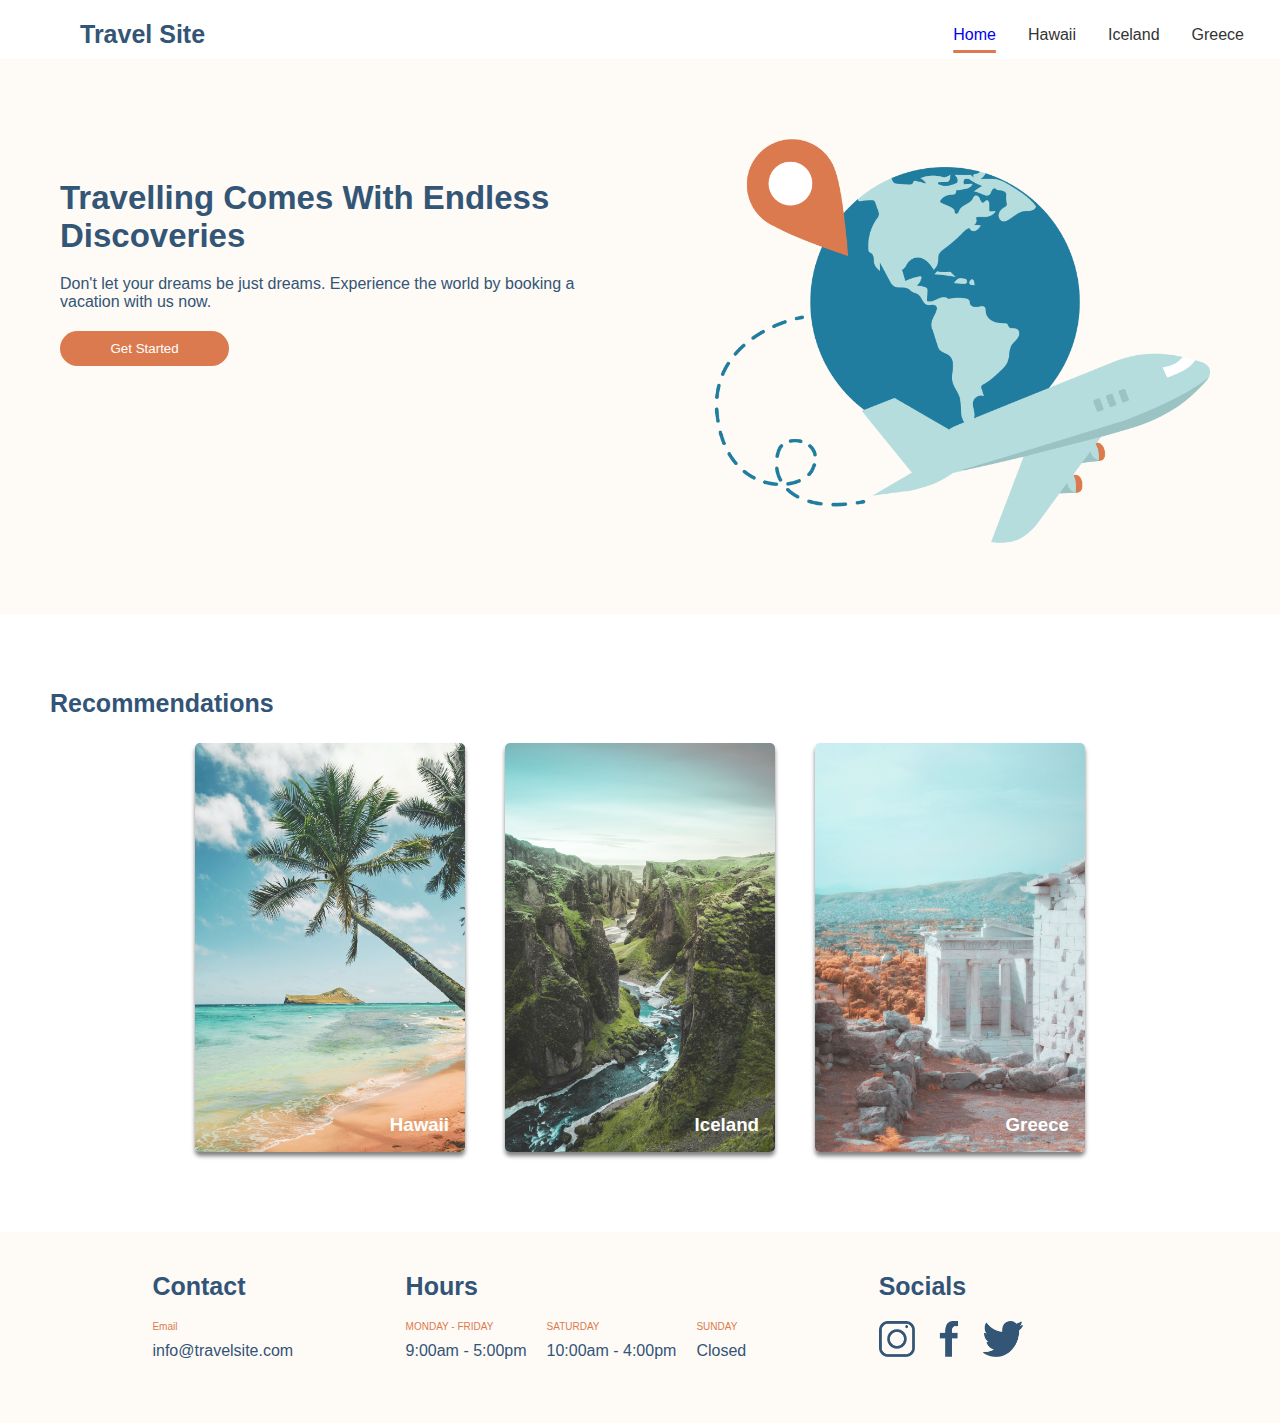
<file: index.html>
<!DOCTYPE html>
<html lang="en">

<head>
  <meta charset="UTF-8">
  <meta http-equiv="X-UA-Compatible" content="IE=edge">
  <meta name="viewport" content="width=device-width, initial-scale=1.0">
  <title>Travel Site</title>
  <link rel="stylesheet" href="./css/main.css">
  <link rel="stylesheet" href="./css/global.css">
</head>

<body>

  <!-- Header Section -->

  <header class="header">
    <div class="logo">
      <a href="index.html">Travel Site</a>
    </div>
    <nav class="nav">
      <ul class="nav__list">
        </li>
        <li class="nav__item">
          <a href="./index.html" class="nav__item--active" class="nav__link">Home</a>
        </li>
        <li class="nav__item">
          <a href="./pages/hawaii.html" class="nav__link">Hawaii</a>
        </li>
        <li class="nav__item">
          <a href="./pages/iceland.html" class="nav__link">Iceland</a>
        </li>
        <li class="nav__item">
          <a href="./pages/greece.html" class="nav__link">Greece</a>
        </li>

      </ul>
    </nav>
  </header>

  <!-- Hero Section -->

  <section class="hero">
    <div class="hero__card">
      <h1 class="hero__title"> Travelling Comes With Endless Discoveries</h1>
      <p class="hero__subtitle">Don't let your dreams be just dreams. Experience the world by booking a
        vacation with us now.</p>
        <a href="./pages/getStarted.html"><button class="hero__button">Get Started</button></a>
    </div>
    <img src="./assests/images/hero.png" alt="" class="hero__image">
  </section>

  <!-- Main Section -->

  <main class="main">
    <h2 class="recommendations__title">Recommendations</h2>
    <section class="recommendations">
      <div class="card">
        <a href="./pages/hawaii.html" class="card__link">
          <img src="./assests/images/hawaii.jpg" alt="Hawaii" class="card__image">
          <div class="card__content">
            <h3 class="card__title">Hawaii</h3>
          </div>
        </a>
      </div>
      <div class="card">
        <a href="./pages/iceland.html" class="card__link">
          <img src="./assests/images/iceland.jpg" alt="Iceland" class="card__image">
          <div class="card__content">
            <h3 class="card__title">Iceland</h3>
          </div>
        </a>
      </div>
      <div class="card">
        <a href="./pages/greece.html" class="card__link">
          <img src="./assests/images/greece.jpg" alt="Greece" class="card__image">
          <div class="card__content">
            <h3 class="card__title">Greece</h3>
          </div>
        </a>
      </div>
    </section>
  </main>

  <!-- Footer Section -->

  <footer class="footer">
    <div class="footer__section">
      <h3 class="footer__title">Contact</h3>
      <p class="footer__text">Email</p>
      <p class="footer__details">info@travelsite.com</p>
    </div class>
    <div class="footer__section">
      <h3 class="footer__title">Hours</h3>
      <div class="footer__hours">
        <div class="footer__day">
          <p class="footer__text">MONDAY - FRIDAY</p>
          <p class="footer__details">9:00am - 5:00pm</p>
        </div>
        <div class="footer__day">
          <p class="footer__text">SATURDAY</p>
          <p class="footer__details">10:00am - 4:00pm</p>
        </div>
        <div class="footer__day">
          <p class="footer__text">SUNDAY</p>
          <p class="footer__details">Closed</p>
        </div>
      </div>
    </div>
    <div class="footer__section">
      <h3 class="footer__title">Socials</h3>
      <div class="footer__socials">
        <a href="https://www.instagram.com"><img src="./assests/logos/icon-instagram.png" alt="Instagram"></a>
        <a href="https://www.facebook.com"><img src="./assests/logos/icon-facebook.png" alt="Facebook"></a>
        <a href="https://www.twitter.com"><img src="./assests/logos/icon-twitter.png" alt="Twitter"></a>
      </div>
    </div>
  </footer>

</body>

</html>
</file>
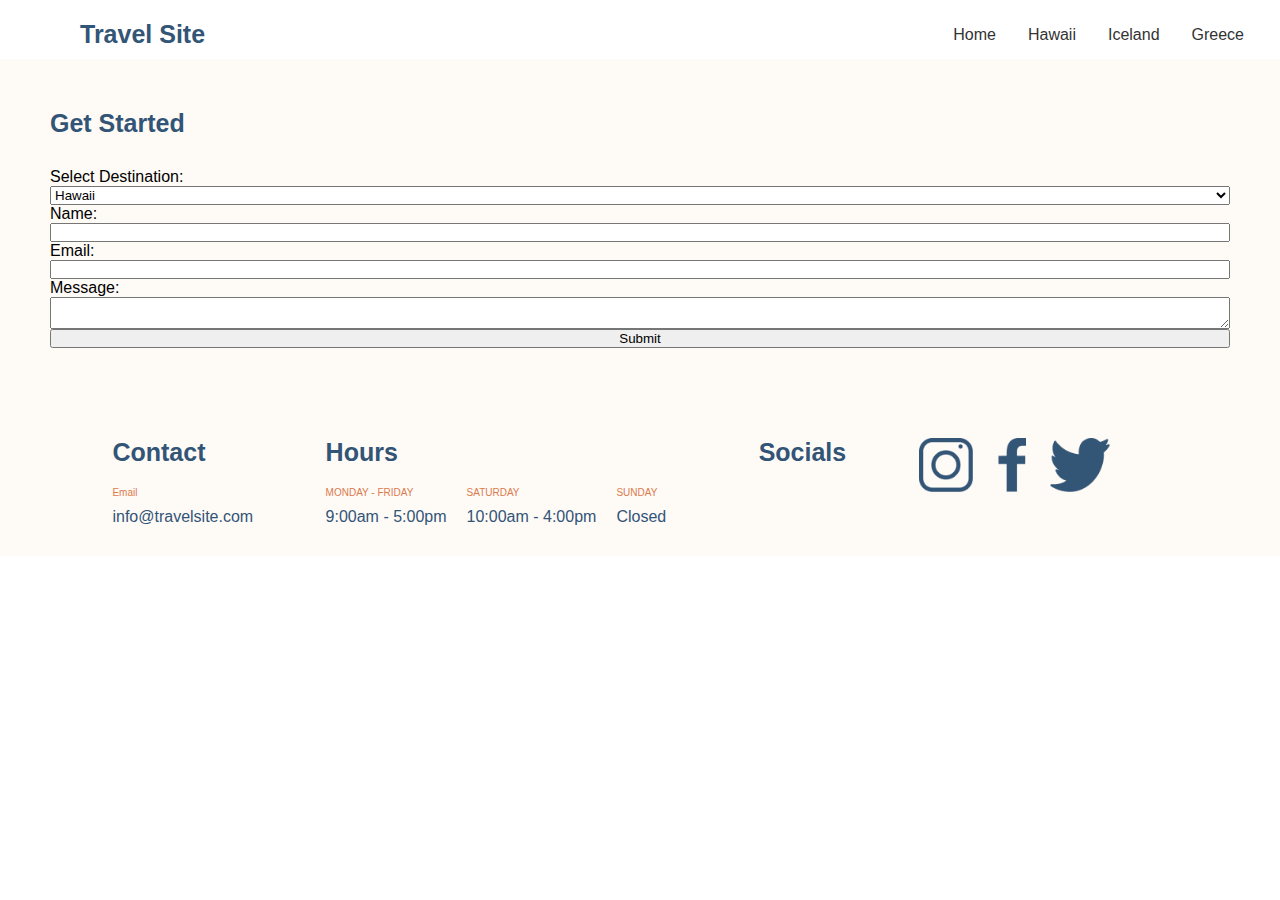
<file: pages/getStarted.html>
<!DOCTYPE html>
<html lang="en">

<head>
  <meta charset="UTF-8">
  <meta http-equiv="X-UA-Compatible" content="IE=edge">
  <meta name="viewport" content="width=device-width, initial-scale=1.0">
  <title>Travel Site</title>
  <link rel="stylesheet" href="../css/main.css">
  <link rel="stylesheet" href="../css/global.css">
  <link rel="stylesheet" href="../css/getStarted.css">
</head>

<body>
    <!-- Header Section -->

    <header class="header">
        <div class="logo">
            <a href="../index.html">Travel Site</a>
        </div>
        <nav class="nav">
            <ul class="nav__list">
                </li>
                <li class="nav__item">
                    <a href="../index.html" class="nav__link">Home</a>
                </li>
                <li class="nav__item">
                    <a href="../pages/hawaii.html" class="nav__link">Hawaii</a>
                </li>
                <li class="nav__item">
                    <a href="../pages/iceland.html" class="nav__link">Iceland</a>
                </li>
                <li class="nav__item">
                    <a href="../pages/greece.html" class="nav__link">Greece</a>
                </li>
            </ul>
        </nav>
    </header>

    <!-- Form Section -->

    <section class="form">
        <h2 class="form__title">Get Started</h2>
        <form class="form__container">
            <label for="destination">Select Destination:</label>
            <select id="destination" name="destination">
                <option value="hawaii">Hawaii</option>
                <option value="iceland">Iceland</option>
                <option value="greece">Greece</option>
            </select>
            <label for="name">Name:</label>
            <input type="text" id="name" name="name">
            <label for="email">Email:</label>
            <input type="email" id="email" name="email">
            <label for="message">Message:</label>
            <textarea id="message" name="message"></textarea>
            <input type="submit" value="Submit">
        </form>
    </section>

    <!-- Footer Section -->

    <footer class="footer">
        <div class="footer__section">
            <h3 class="footer__title">Contact</h3>
            <p class="footer__text">Email</p>
            <p class="footer__details">info@travelsite.com</p>
        </div>
        <div class="footer__section">
            <h3 class="footer__title">Hours</h3>
            <div class="footer__hours">
                <div class="footer__day">
                    <p class="footer__text">MONDAY - FRIDAY</p>
                    <p class="footer__details">9:00am - 5:00pm</p>
                </div>
                <div class="footer__day">
                    <p class="footer__text">SATURDAY</p>
                    <p class="footer__details">10:00am - 4:00pm</p>
                </div>
                <div class="footer__day">
                    <p class="footer__text">SUNDAY</p>
                    <p class="footer__details">Closed</p>
                </div>
            </div>
        </div>
        <div class="footer__section">
            <h3 class="footer__title">Socials</h3>
        </div>
        <div class="footer__socials">
            <a href="https://www.instagram.com"><img src="../assests/logos/icon-instagram.png" alt="Instagram"></a>
            <a href="https://www.facebook.com"><img src="../assests/logos/icon-facebook.png" alt="Facebook"></a>
            <a href="https://www.twitter.com"><img src="../assests/logos/icon-twitter.png" alt="Twitter"></a>
        </div>
    </footer>
</body>

</html>
</file>
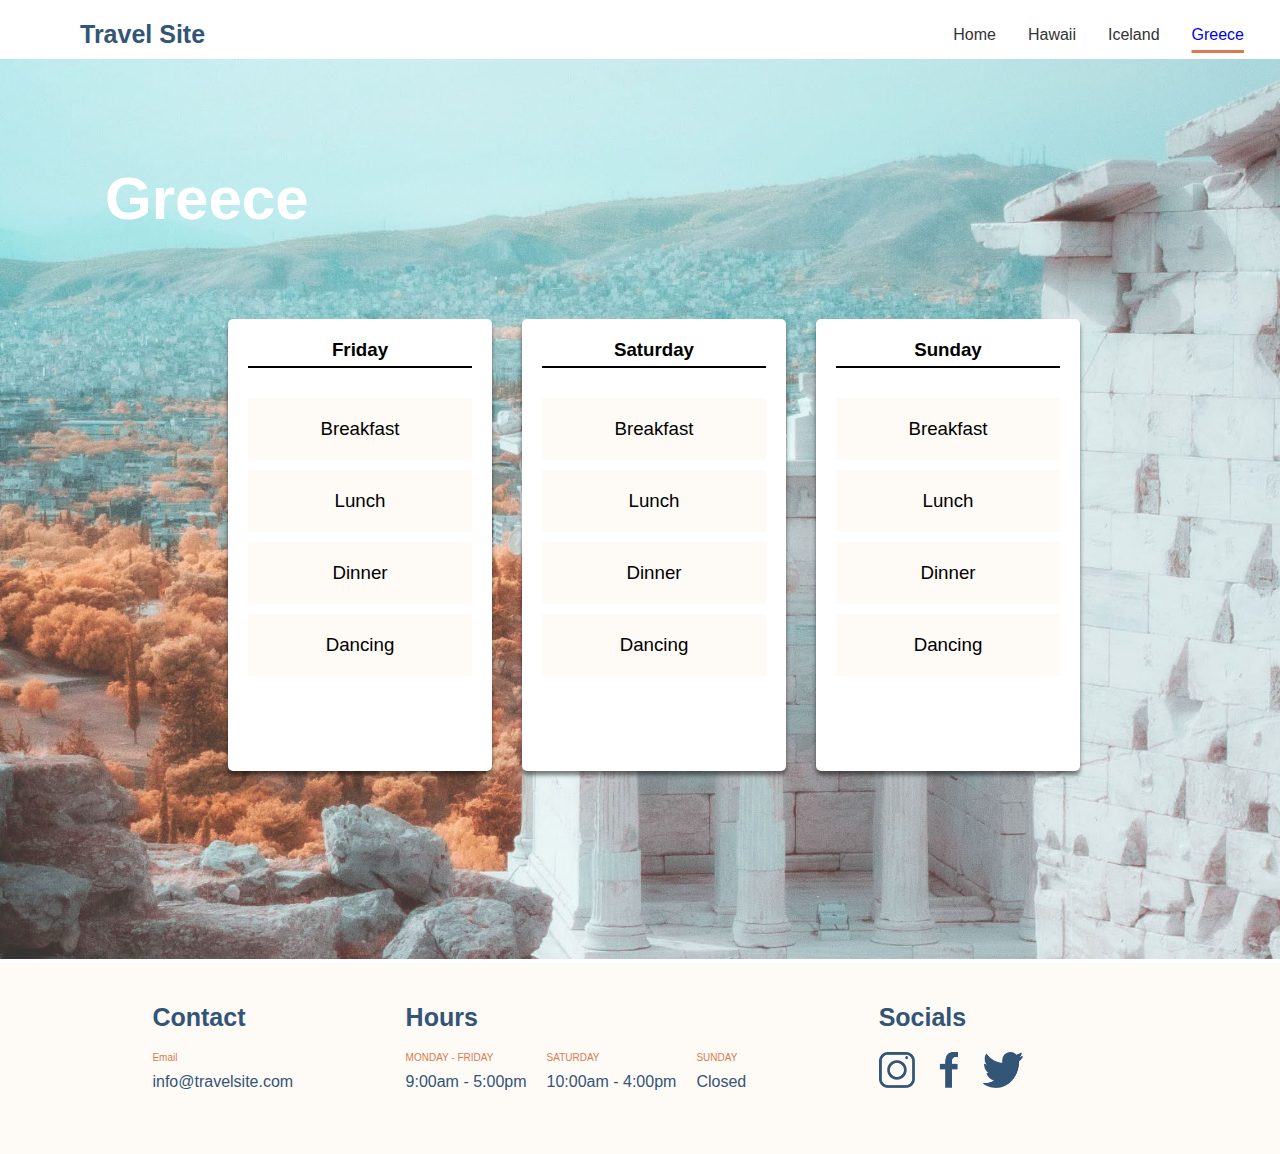
<file: pages/greece.html>
<!DOCTYPE html>
<html lang="en">

<head>
    <meta charset="UTF-8">
    <meta http-equiv="X-UA-Compatible" content="IE=edge">
    <meta name="viewport" content="width=device-width, initial-scale=1.0">
    <title> Hawaii </title>
    <link rel="stylesheet" href="../css/destinations.css">
    <link rel="stylesheet" href="../css/global.css">
</head>

<body>
    <header class="header">
        <div class="logo">
            <a href="../index.html">Travel Site</a>
        </div>
        <nav class="nav">
            <ul class="nav__list">
                </li>
                <li class="nav__item">
                    <a href="../index.html" class="nav__link">Home</a>
                </li>
                <li class="nav__item">
                    <a href="../pages/hawaii.html" class="nav__link">Hawaii</a>

                <li class="nav__item">
                    <a href="../pages/iceland.html" class="nav__link">Iceland</a>
                </li>
                <li class="nav__item">
                    <a href="../pages/greece.html" class = "nav__item--active" class="nav__link" >Greece</a>
                </li>

            </ul>
        </nav>
    </header>

    <Main class="main">
        <h1 class="main-heading">Greece</h1>

        <!-- Destination image taking full width and height -->
        <img src="../assests/images/greece.jpg" alt="Destination Image" class="destination-image">

        <!-- Itinerary activities section -->
        <section class="itinerary">
            <!-- Day 1 itinerary activities -->
            <div class="itinerary__card">
                <!-- Day 1 title with underline -->
                <h3 class="itinerary__day-title">Friday</h3>
                <!-- Day 1 itinerary activities (e.g. Breakfast, Lunch, Dinner, Dancing) -->
                <h3 class="itinerary__activity">Breakfast</h3>
                <h3 class="itinerary__activity">Lunch</h3>
                <h3 class="itinerary__activity">Dinner</h3>
                <h3 class="itinerary__activity">Dancing</h3>
            </div>

            <!-- Day 2 itinerary activities -->
            <div class="itinerary__card">
                <!-- Day 2 title with underline -->
                <h3 class="itinerary__day-title">Saturday</h3>
                <!-- Day 2 itinerary activities (e.g. Breakfast, Lunch, Dinner, Dancing) -->
                <h3 class="itinerary__activity">Breakfast</h3>
                <h3 class="itinerary__activity">Lunch</h3>
                <h3 class="itinerary__activity">Dinner</h3>
                <h3 class="itinerary__activity">Dancing</h3>
            </div>

            <!-- Day 3 itinerary activities -->
            <div class="itinerary__card">
                <!-- Day 3 title with underline -->
                <h3 class="itinerary__day-title">Sunday</h3>
                <!-- Day 3 itinerary activities (e.g. Breakfast, Lunch, Dinner, Dancing) -->
                <h3 class="itinerary__activity">Breakfast</h3>
                <h3 class="itinerary__activity">Lunch</h3>
                <h3 class="itinerary__activity">Dinner</h3>
                <h3 class="itinerary__activity">Dancing</h3>

    </Main>

    <footer class="footer">
        <div class="footer__section">
            <h3 class="footer__title">Contact</h3>
            <p class="footer__text">Email</p>
            <p class="footer__details">info@travelsite.com</p>
        </div class>
        <div class="footer__section">
            <h3 class="footer__title">Hours</h3>
            <div class="footer__hours">
                <div class="footer__day">
                    <p class="footer__text">MONDAY - FRIDAY</p>
                    <p class="footer__details">9:00am - 5:00pm</p>
                </div>
                <div class="footer__day">
                    <p class="footer__text">SATURDAY</p>
                    <p class="footer__details">10:00am - 4:00pm</p>
                </div>
                <div class="footer__day">
                    <p class="footer__text">SUNDAY</p>
                    <p class="footer__details">Closed</p>
                </div>
            </div>
        </div>
        <div class="footer__section">
            <h3 class="footer__title">Socials</h3>
            <div class="footer__socials">
                <a href="https://www.instagram.com"><img src="../assests/logos/icon-instagram.png" alt="Instagram"></a>
                <a href="https://www.facebook.com"><img src="../assests/logos/icon-facebook.png" alt="Facebook"></a>
                <a href="https://www.twitter.com"><img src="../assests/logos/icon-twitter.png" alt="Twitter"></a>
            </div>
        </div>
    </footer>

</body>

</html>
</body>

</html>
</file>
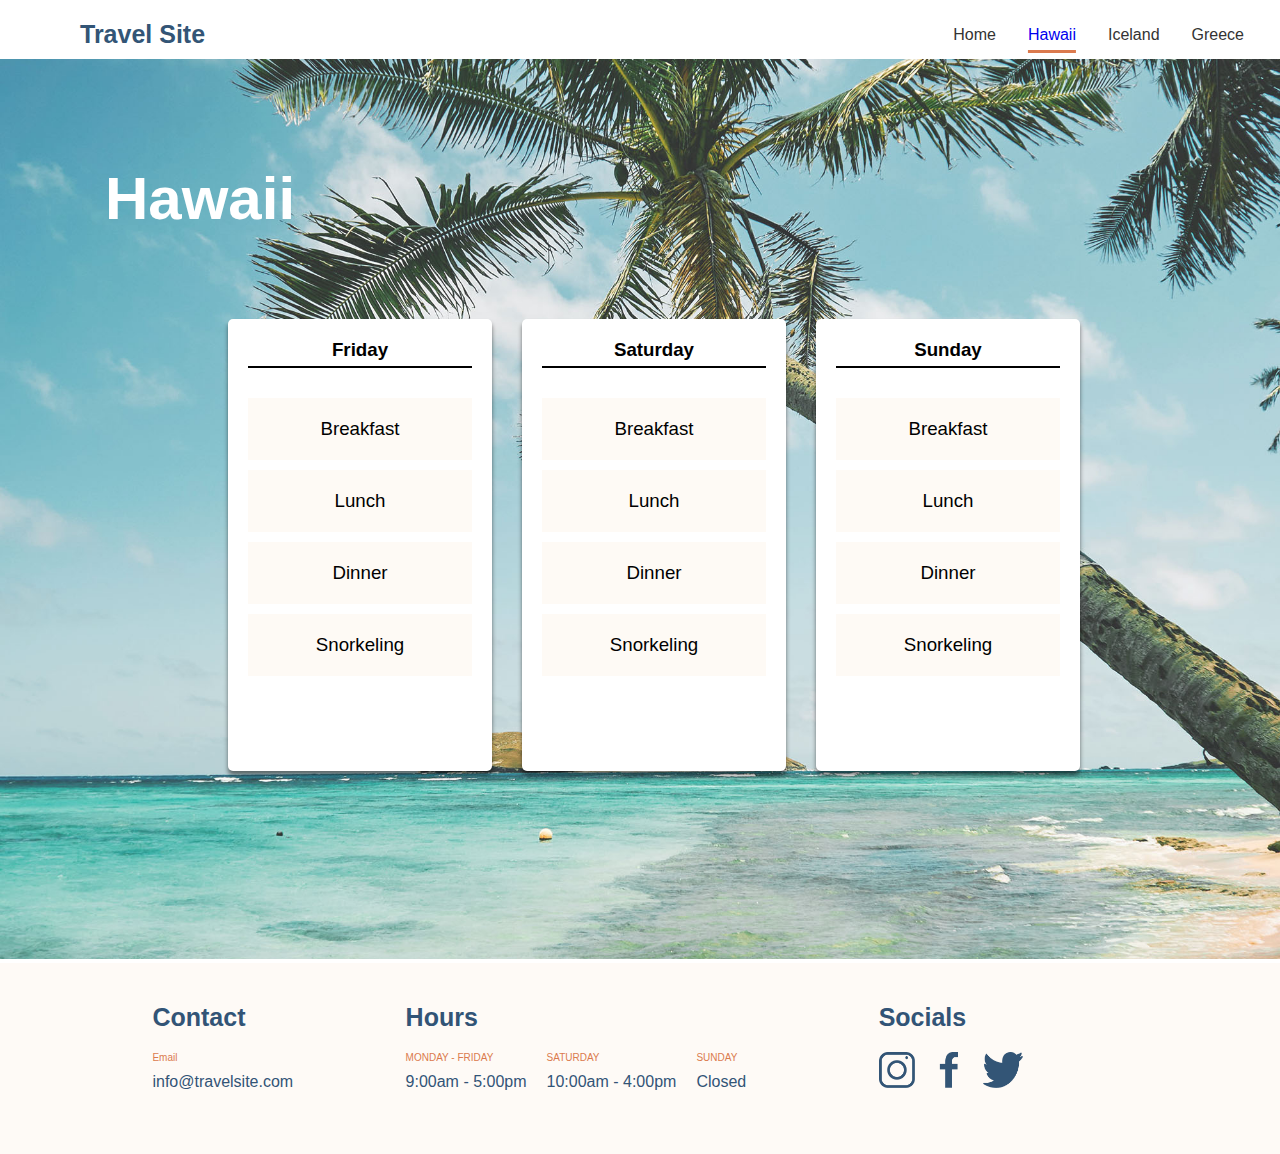
<file: pages/hawaii.html>
<!DOCTYPE html>
<html lang="en">

<head>
    <meta charset="UTF-8">
    <meta http-equiv="X-UA-Compatible" content="IE=edge">
    <meta name="viewport" content="width=device-width, initial-scale=1.0">
    <title> Hawaii </title>
    <link rel="stylesheet" href="../css/destinations.css">
    <link rel="stylesheet" href="../css/global.css">
</head>

<body>
    <header class="header">
        <div class="logo">
            <a href="../index.html">Travel Site</a>
        </div>
        <nav class="nav">
            <ul class="nav__list">
                </li>
                <li class="nav__item">
                    <a href="../index.html" class="nav__link">Home</a>
                </li>
                <li class="nav__item">
                    <a href="../pages/hawaii.html" class="nav__item--active" class="nav__link" >Hawaii</a>

                <li class="nav__item">
                    <a href="../pages/iceland.html" class="nav__link">Iceland</a>
                </li>
                <li class="nav__item">
                    <a href="../pages/greece.html" class="nav__link">Greece</a>
                </li>

            </ul>
        </nav>
    </header>

    <Main class="main">
        <h1 class="main-heading">Hawaii</h1>

        <!-- Destination image taking full width and height -->
        <img src="../assests/images/hawaii.jpg" alt="Destination Image" class="destination-image">

        <!-- Itinerary activities section -->
        <section class="itinerary">
            <!-- Day 1 itinerary activities -->
            <div class="itinerary__card">
                <!-- Day 1 title with underline -->
                <h3 class="itinerary__day-title">Friday</h3>
                <!-- Day 1 itinerary activities (e.g. Breakfast, Lunch, Dinner, Dancing) -->
                <h3 class="itinerary__activity">Breakfast</h3>
                <h3 class="itinerary__activity">Lunch</h3>
                <h3 class="itinerary__activity">Dinner</h3>
                <h3 class="itinerary__activity">Snorkeling</h3>
            </div>

            <!-- Day 2 itinerary activities -->
            <div class="itinerary__card">
                <!-- Day 2 title with underline -->
                <h3 class="itinerary__day-title">Saturday</h3>
                <!-- Day 2 itinerary activities (e.g. Breakfast, Lunch, Dinner, Dancing) -->
                <h3 class="itinerary__activity">Breakfast</h3>
                <h3 class="itinerary__activity">Lunch</h3>
                <h3 class="itinerary__activity">Dinner</h3>
                <h3 class="itinerary__activity">Snorkeling</h3>
            </div>

            <!-- Day 3 itinerary activities -->
            <div class="itinerary__card">
                <!-- Day 3 title with underline -->
                <h3 class="itinerary__day-title">Sunday</h3>
                <!-- Day 3 itinerary activities (e.g. Breakfast, Lunch, Dinner, Dancing) -->
                <h3 class="itinerary__activity">Breakfast</h3>
                <h3 class="itinerary__activity">Lunch</h3>
                <h3 class="itinerary__activity">Dinner</h3>
                <h3 class="itinerary__activity">Snorkeling</h3>

    </Main>

    <footer class="footer">
        <div class="footer__section">
            <h3 class="footer__title">Contact</h3>
            <p class="footer__text">Email</p>
            <p class="footer__details">info@travelsite.com</p>
        </div class>
        <div class="footer__section">
            <h3 class="footer__title">Hours</h3>
            <div class="footer__hours">
                <div class="footer__day">
                    <p class="footer__text">MONDAY - FRIDAY</p>
                    <p class="footer__details">9:00am - 5:00pm</p>
                </div>
                <div class="footer__day">
                    <p class="footer__text">SATURDAY</p>
                    <p class="footer__details">10:00am - 4:00pm</p>
                </div>
                <div class="footer__day">
                    <p class="footer__text">SUNDAY</p>
                    <p class="footer__details">Closed</p>
                </div>
            </div>
        </div>
        <div class="footer__section">
            <h3 class="footer__title">Socials</h3>
            <div class="footer__socials">
                <a href="https://www.instagram.com"><img src="../assests/logos/icon-instagram.png" alt="Instagram"></a>
                <a href="https://www.facebook.com"><img src="../assests/logos/icon-facebook.png" alt="Facebook"></a>
                <a href="https://www.twitter.com"><img src="../assests/logos/icon-twitter.png" alt="Twitter"></a>
            </div>
        </div>
    </footer>

</body>

</html>
</body>

</html>
</file>
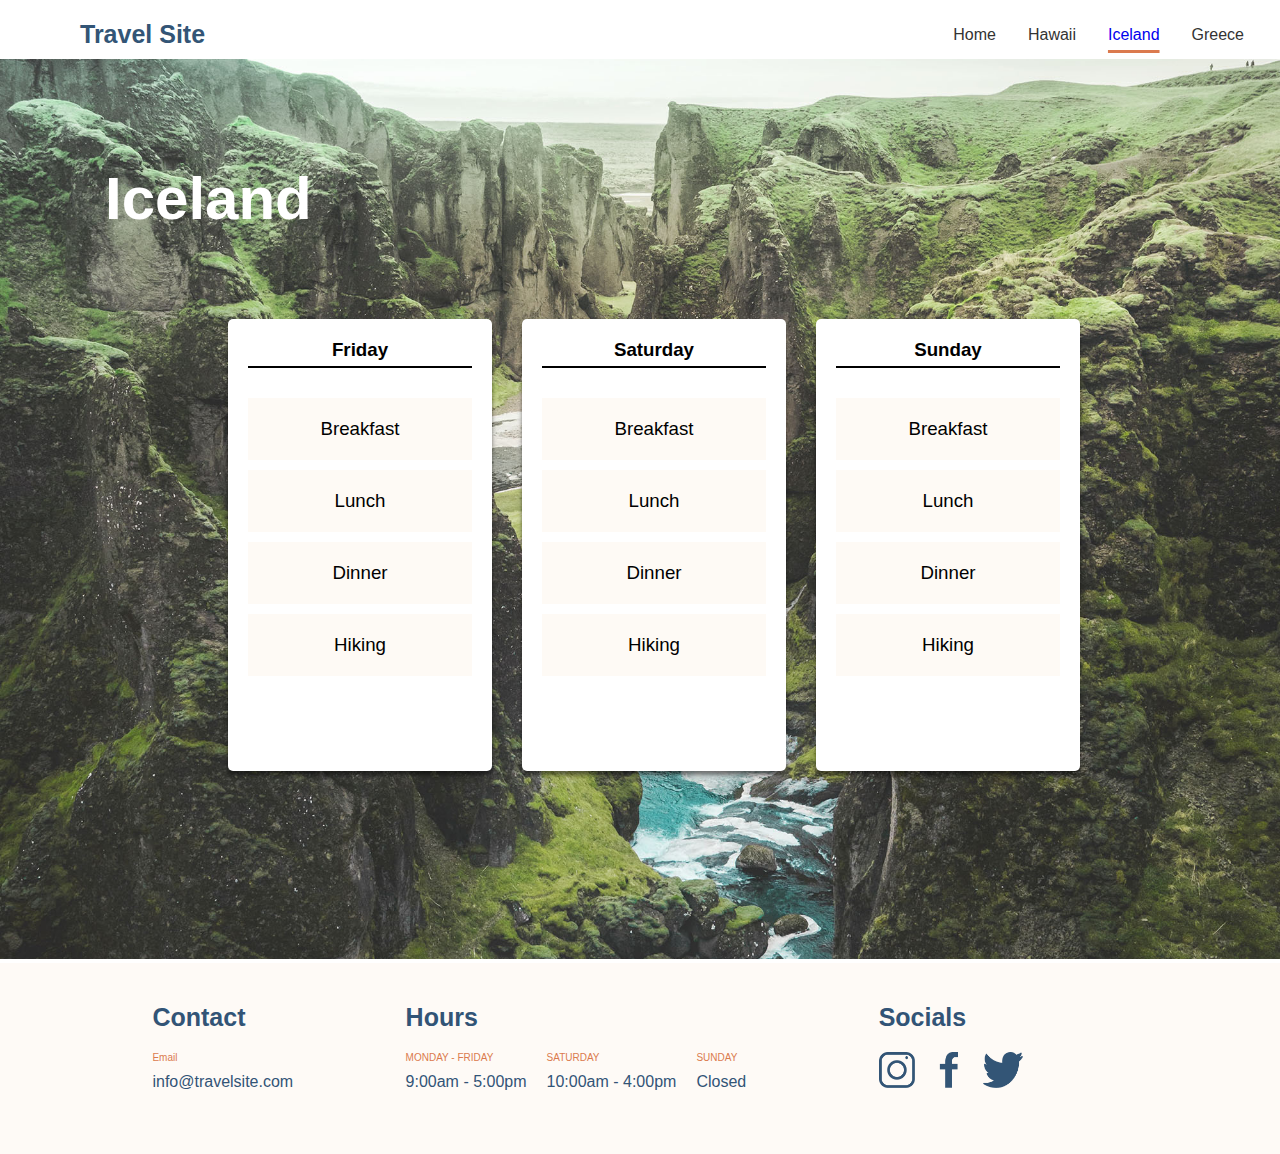
<file: pages/iceland.html>
<!DOCTYPE html>
<html lang="en">

<head>
    <meta charset="UTF-8">
    <meta http-equiv="X-UA-Compatible" content="IE=edge">
    <meta name="viewport" content="width=device-width, initial-scale=1.0">
    <title> Hawaii </title>
    <link rel="stylesheet" href="../css/destinations.css">
    <link rel="stylesheet" href="../css/global.css">
</head>

<body>
    <header class="header">
        <div class="logo">
            <a href="../index.html">Travel Site</a>
        </div>
        <nav class="nav">
            <ul class="nav__list">
                </li>
                <li class="nav__item">
                    <a href="../index.html" class="nav__link">Home</a>
                </li>
                <li class="nav__item">
                    <a href="../pages/hawaii.html" class="nav__link">Hawaii</a>

                <li class="nav__item">
                    <a href="../pages/iceland.html" class = "nav__item--active" class="nav__link" >Iceland</a>
                </li>
                <li class="nav__item">
                    <a href="../pages/greece.html" class="nav__link">Greece</a>
                </li>

            </ul>
        </nav>
    </header>

    <Main class="main">
        <h1 class="main-heading">Iceland</h1>

        <!-- Destination image taking full width and height -->
        <img src="../assests/images/iceland.jpg" alt="Destination Image" class="destination-image">

        <!-- Itinerary activities section -->
        <section class="itinerary">
            <!-- Day 1 itinerary activities -->
            <div class="itinerary__card">
                <!-- Day 1 title with underline -->
                <h3 class="itinerary__day-title">Friday</h3>
                <!-- Day 1 itinerary activities (e.g. Breakfast, Lunch, Dinner, Dancing) -->
                <h3 class="itinerary__activity">Breakfast</h3>
                <h3 class="itinerary__activity">Lunch</h3>
                <h3 class="itinerary__activity">Dinner</h3>
                <h3 class="itinerary__activity">Hiking</h3>
            </div>

            <!-- Day 2 itinerary activities -->
            <div class="itinerary__card">
                <!-- Day 2 title with underline -->
                <h3 class="itinerary__day-title">Saturday</h3>
                <!-- Day 2 itinerary activities (e.g. Breakfast, Lunch, Dinner, Dancing) -->
                <h3 class="itinerary__activity">Breakfast</h3>
                <h3 class="itinerary__activity">Lunch</h3>
                <h3 class="itinerary__activity">Dinner</h3>
                <h3 class="itinerary__activity">Hiking</h3>
            </div>

            <!-- Day 3 itinerary activities -->
            <div class="itinerary__card">
                <!-- Day 3 title with underline -->
                <h3 class="itinerary__day-title">Sunday</h3>
                <!-- Day 3 itinerary activities (e.g. Breakfast, Lunch, Dinner, Dancing) -->
                <h3 class="itinerary__activity">Breakfast</h3>
                <h3 class="itinerary__activity">Lunch</h3>
                <h3 class="itinerary__activity">Dinner</h3>
                <h3 class="itinerary__activity">Hiking</h3>

    </Main>

    <footer class="footer">
        <div class="footer__section">
            <h3 class="footer__title">Contact</h3>
            <p class="footer__text">Email</p>
            <p class="footer__details">info@travelsite.com</p>
        </div class>
        <div class="footer__section">
            <h3 class="footer__title">Hours</h3>
            <div class="footer__hours">
                <div class="footer__day">
                    <p class="footer__text">MONDAY - FRIDAY</p>
                    <p class="footer__details">9:00am - 5:00pm</p>
                </div>
                <div class="footer__day">
                    <p class="footer__text">SATURDAY</p>
                    <p class="footer__details">10:00am - 4:00pm</p>
                </div>
                <div class="footer__day">
                    <p class="footer__text">SUNDAY</p>
                    <p class="footer__details">Closed</p>
                </div>
            </div>
        </div>
        <div class="footer__section">
            <h3 class="footer__title">Socials</h3>
            <div class="footer__socials">
                <a href="https://www.instagram.com"><img src="../assests/logos/icon-instagram.png" alt="Instagram"></a>
                <a href="https://www.facebook.com"><img src="../assests/logos/icon-facebook.png" alt="Facebook"></a>
                <a href="https://www.twitter.com"><img src="../assests/logos/icon-twitter.png" alt="Twitter"></a>
            </div>
        </div>
    </footer>

</body>

</html>
</body>

</html>
</file>
<file: css/main.css>
/* General Styles */

.nav__item--active {
  text-decoration: underline;
  text-decoration-color: #db7a4e;
  text-decoration-thickness: .19rem;
  text-underline-offset: 10px;
}

/* Hero Section */

.hero {
  background-color: #FEFAF5;
  display: flex;
  padding: 1.25rem;
  justify-content: space-between;
  position: relative;
}

.hero__card {
  padding: 2.5rem;
  position: relative;
  top: 3.75rem;
}

.hero__title {
  font-size: 2.0625rem;
  color: #335576;
  font-weight: 700;
}

.hero__subtitle {
  color: #335576;
  font-size: 1rem;
  margin-top: 1.25rem;
  margin-bottom: 1.25rem;
}

.hero__button {
  background-color: #db7a4e;
  color: #fff;
  text-align: center;
  width: 30%;
  border-radius: 30px;
  padding: .625rem;
  border: none;
}

.hero__image {
  width: 40%;
  padding: 3.125rem;
}

/* Main Section */
.main {
  padding-top: 6.25rem;
  padding-bottom: 5rem;
  padding-left: 6.25rem;
  padding-right: 6.25rem;
  position: relative;
}

.recommendations {
  display: flex;
  justify-content: center;
}

.recommendations__title {
  right: 3.125rem;
  position: relative;
  bottom: 1.5625rem;
  color: #325476;
  font-size: 1.5625rem;
}

.card {
  position: relative;
  margin: 0rem 1.25rem;
  width: 25%;
}


.card__image {
  width: 100%;
  height: 100%;
  border-radius: .3125rem;
  border: .0625rem rgba(0, 0, 0, 0.5);
  box-shadow: 0px 4px 4px rgba(0, 0, 0, 0.5);
}


.card__title {
  position: absolute;
  bottom: 0;
  right: 0;
  padding: 1rem;
  color: #fff;
}

.card:hover {
  transform: scale(1.05);
  transition: transform 0.2s ease-in-out;
}
</file>
<file: css/global.css>
* {
    margin: 0;
    padding: 0;
    font-family: Verdana, Geneva, Tahoma, sans-serif;
}

/* Header Section */
  
.header {
    display: flex;
    align-items: center;
    justify-content: space-between;
    padding: 1.25rem;
    padding-bottom: .625rem;
  }
  
  .logo a{
    text-decoration: none;
    background-color: #fff;  
    color: #335576;
    font-weight: bold;
    font-size:  1.5625rem;  
    margin-left: 3.75rem;
  }
  
  .nav__list {
    list-style: none;
    margin: 0;
    padding: 0;
    display: flex;
    align-items: center;
  }
  
  .nav__item {
    margin: 0 1rem;
  }
  
  .nav__link {
    text-decoration: none;
    color: #333;
  }

  .nav__link:hover {
    text-decoration: underline;
    text-decoration-color: #db7a4e;
    text-decoration-style: wavy;
    text-decoration-thickness: .125rem;
  }

  /*Footer Section */

  .footer {
    display: flex;
    justify-content: space-evenly;  
    background-color: #fefaf6;
    padding: 2.5rem;
    padding-bottom: .625rem;
  }
  .footer__section{
      display: flex;
      flex-direction: column;
      margin-bottom: 1.25rem;
  }
  
  .footer__title {
    color: #325476;
    margin-bottom: 1.25rem;
    font-size:  1.5625rem;
  }
  .footer__text {
    color: #db7a4e;
    margin-bottom: .625rem;
    font-size: .625rem;
  }
  .footer__details {
    color: #325476;
    font-size: 1rem;
  }
  .footer__hours {
    display: flex;
  }
  .footer__day {
    margin-right: 1.25rem;
  }
  
  .footer__socials img {
    margin-right: 1.25rem;
    height: 50%;
  }
</file>
<file: css/getStarted.css>
/* Form Block */
.form {
    padding: 3.125rem;
    background-color: #fefaf6;
}

/* Form Title Element */
.form__title {
    color: #325476;
    font-size: 1.5625rem;
    margin-bottom: 1.875rem;
}

/* Form Container Block */
.form__container {
    display: flex;
    flex-direction: column;
}

/* Form Label Element */
.form__label {
    color: #335576;
    font-size: 0.9375rem;
    margin-bottom: 0.625rem;
}

/* Form Input Element */
.form__input {
    margin-bottom: 1.25rem;
    padding: 0.625rem;
    border-radius: 0.3125rem;
    border: none;
    box-shadow: 0px 4px 4px rgba(0, 0, 0, 0.5);
}

/* Form Select Element */
.form__select {
    background-color: #fff;
    color: #335576;
}

/* Form Submit Button Element */
.form__submit-btn {
    background-color: #db7a4e;
    color: #fff;
    text-align: center;
    width: 30%;
    border-radius: 30px;
    padding: 0.625rem;
    border: none;
}

/* Form Submit Button Element - Hover State Modifier */
.form__submit-btn:hover {
    background-color: #335576;
    cursor: pointer;
}
</file>
<file: css/destinations.css>
.nav__item--active {
    text-decoration: underline;
    text-decoration-color: #db7a4e;
    text-decoration-thickness: .19rem;
    text-underline-offset: 10px;
  }


.main {
    position: relative;
}


.main-heading {
    font-size: 3.75rem;
    color: white;
    position: absolute;
    left: 6.5625rem;
    top: 6.5625rem;
}

.destination-image {
    width: 100%;
    height: 100vh;
    object-fit: cover;
}

.itinerary {
    display: flex;
    text-align: center;
    position: absolute;
    right: 9.75rem;
    width: 70%;
    height: 50%;
    top: 16.25rem;
}

.itinerary__card {
    padding: 1.25rem;
    width: 25%;
    border-radius: .3125rem;
    border: .0625rem rgba(0, 0, 0, 0.5);
    box-shadow: 0px 4px 4px rgba(0, 0, 0, 0.5);
    background-color: #fff;
    margin-right: 1.875rem;
}

.itinerary__card:hover {
    transform: scale(1.05);
    transition: transform 0.2s ease-in-out;
  }
  

.itinerary__day-title {
    border-bottom: 2px solid black;
    padding-bottom: .3125rem;
    margin-bottom: 1.875rem;
}

.itinerary__activity {
    background-color: #FEFAF5;
    padding: 1.25rem;   
    margin-top: .625rem;
    margin-bottom: .625rem;
    font-weight: 300;
}
</file>
